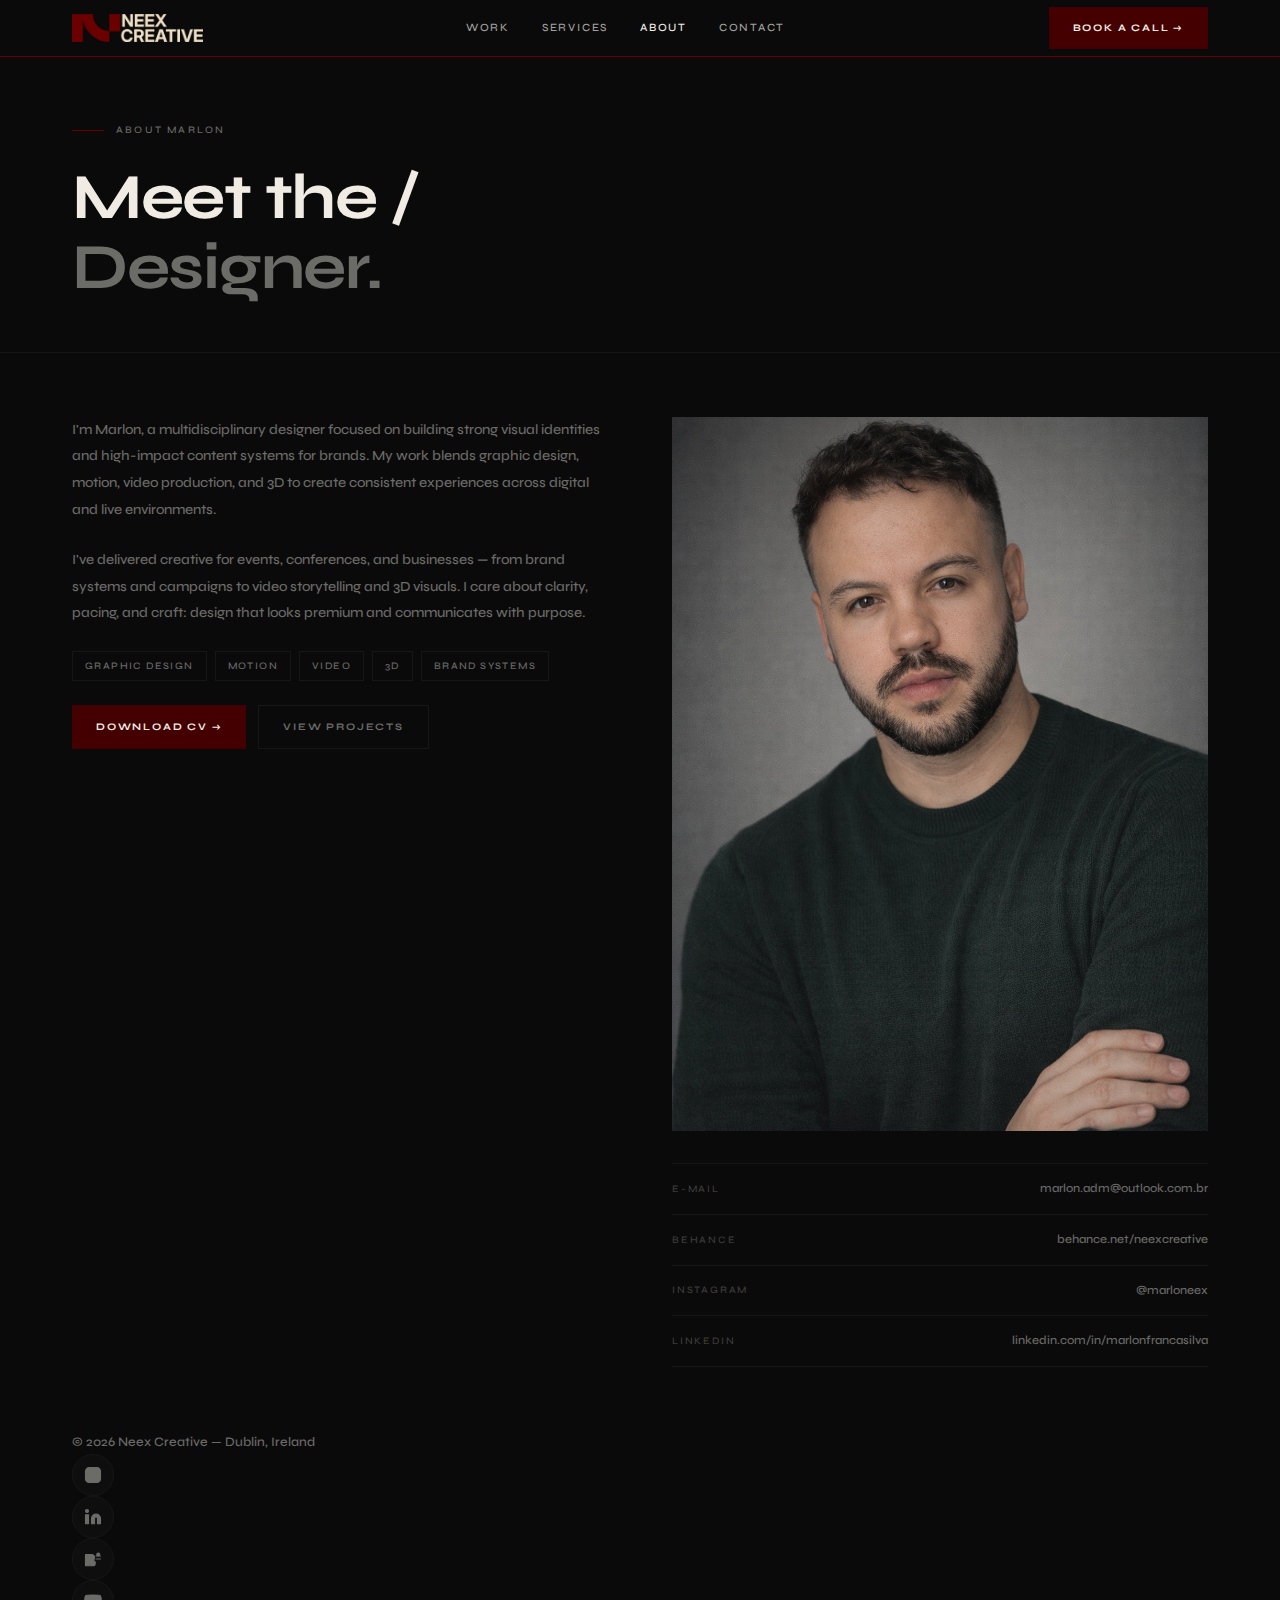
<file: about.html>
<!DOCTYPE html>
<html lang="en">
<head>
  <meta charset="UTF-8" />
  <meta name="viewport" content="width=device-width, initial-scale=1.0" />

  <!-- SEO -->
  <title>About — Neex Creative</title>
  <meta name="description" content="Marlon Franca is a multidisciplinary designer based in Dublin — brand identity, motion, video, and 3D design." />
  <meta name="robots" content="index, follow" />
  <link rel="canonical" href="https://www.neexcreative.com/about.html" />

  <!-- Open Graph -->
  <meta property="og:type" content="website" />
  <meta property="og:url" content="https://www.neexcreative.com/about.html" />
  <meta property="og:title" content="About — Neex Creative" />
  <meta property="og:description" content="Marlon Franca is a multidisciplinary designer based in Dublin — brand identity, motion, video, and 3D design." />
  <meta property="og:image" content="https://www.neexcreative.com/og-image.png" />

  <!-- Twitter Card -->
  <meta name="twitter:card" content="summary_large_image" />
  <meta name="twitter:url" content="https://www.neexcreative.com/about.html" />
  <meta name="twitter:title" content="About — Neex Creative" />
  <meta name="twitter:description" content="Marlon Franca is a multidisciplinary designer based in Dublin — brand identity, motion, video, and 3D design." />
  <meta name="twitter:image" content="https://www.neexcreative.com/og-image.png" />

  <!-- Favicons -->
  <link rel="icon" type="image/x-icon" href="favicon.ico" />
  <link rel="icon" type="image/png" sizes="32x32" href="assets/icons/favicon-32x32.png" />
  <link rel="icon" type="image/png" sizes="16x16" href="assets/icons/favicon-16x16.png" />
  <link rel="apple-touch-icon" href="assets/icons/apple-touch-icon.png" />
  <link rel="manifest" href="assets/icons/site.webmanifest" />

  <!-- Font: Syne -->
  <link rel="preconnect" href="https://fonts.googleapis.com" />
  <link rel="preconnect" href="https://fonts.gstatic.com" crossorigin />
  <link href="https://fonts.googleapis.com/css2?family=Syne:wght@400;500&display=swap" rel="stylesheet" />

  <!-- Stylesheet -->
  <link rel="stylesheet" href="assets/css/style.css" />
</head>
<body>

  <!-- ── NAV ────────────────────────────────────── -->
  <nav class="nav">
    <div class="nav-inner">
      <a href="index.html" class="nav-logo">
        <img src="assets/img/logo.png" alt="Neex Creative" class="nav-logo-img" />
      </a>

      <div class="nav-links">
        <a href="index.html#work">Work</a>
        <a href="index.html#services">Services</a>
        <a href="about.html" class="active">About</a>
        <a href="index.html#contact">Contact</a>
      </div>

      <div class="nav-cta">
        <a href="book.html" class="btn-red">Book a Call →</a>
      </div>

      <button class="nav-hamburger" aria-label="Toggle menu">
        <span></span>
        <span></span>
        <span></span>
      </button>
    </div>
    <div class="red-line"></div>
  </nav>

  <!-- ── PAGE HERO ──────────────────────────────── -->
  <div class="page-hero">
    <div class="container">
      <div class="page-kicker">About Marlon</div>
      <h1 class="reveal">
        Meet the /<br>
        <span style="color: var(--sub);">Designer.</span>
      </h1>
    </div>
  </div>

  <!-- ── ABOUT GRID ──────────────────────────────── -->
  <div class="container">
    <div class="about-grid reveal">

      <!-- Left Column -->
      <div class="about-left">
        <p>
          I'm Marlon, a multidisciplinary designer focused on building strong visual identities and high-impact content systems for brands. My work blends graphic design, motion, video production, and 3D to create consistent experiences across digital and live environments.
        </p>
        <p>
          I've delivered creative for events, conferences, and businesses — from brand systems and campaigns to video storytelling and 3D visuals. I care about clarity, pacing, and craft: design that looks premium and communicates with purpose.
        </p>

        <div class="about-tags">
          <span class="tag">Graphic Design</span>
          <span class="tag">Motion</span>
          <span class="tag">Video</span>
          <span class="tag">3D</span>
          <span class="tag">Brand Systems</span>
        </div>

        <div class="about-actions">
          <a href="assets/docs/Resume-MarlonFranca2026.pdf" class="btn-red" target="_blank" rel="noopener">Download CV →</a>
          <a href="index.html#work" class="btn-ghost">View Projects</a>
        </div>
      </div>

      <!-- Right Column -->
      <div class="about-right">
        <img class="about-photo" src="assets/img/marlon.png" alt="Marlon Franca — Designer" />

        <div class="about-contacts">
          <div class="about-contact-item">
            <span class="contact-label">E-mail</span>
            <a class="contact-link" href="mailto:marlon.adm@outlook.com.br">marlon.adm@outlook.com.br</a>
          </div>
          <div class="about-contact-item">
            <span class="contact-label">Behance</span>
            <a class="contact-link" href="https://www.behance.net/neexcreative" target="_blank" rel="noopener">behance.net/neexcreative</a>
          </div>
          <div class="about-contact-item">
            <span class="contact-label">Instagram</span>
            <a class="contact-link" href="https://www.instagram.com/marloneex/" target="_blank" rel="noopener">@marloneex</a>
          </div>
          <div class="about-contact-item">
            <span class="contact-label">LinkedIn</span>
            <a class="contact-link" href="https://www.linkedin.com/in/marlonfrancasilva/" target="_blank" rel="noopener">linkedin.com/in/marlonfrancasilva</a>
          </div>
        </div>
      </div>

    </div>
  </div>

  <!-- ── FOOTER ─────────────────────────────────── -->
  <footer>
    <div class="container">
      <div class="footer-inner">
        <span class="footer-copy">© <span class="year"></span> Neex Creative — Dublin, Ireland</span>
        <div class="footer-socials">

          <!-- Instagram -->
          <a class="social-icon" href="https://www.instagram.com/neexcreative/" target="_blank" rel="noopener" aria-label="Instagram">
            <svg width="16" height="16" viewBox="0 0 24 24" fill="none" stroke="currentColor" stroke-width="1.5" stroke-linecap="round" stroke-linejoin="round">
              <rect x="2" y="2" width="20" height="20" rx="5" ry="5"/>
              <circle cx="12" cy="12" r="4"/>
              <circle cx="17.5" cy="6.5" r="0.5" fill="currentColor" stroke="none"/>
            </svg>
          </a>

          <!-- LinkedIn -->
          <a class="social-icon" href="https://www.linkedin.com/company/neexcreative/" target="_blank" rel="noopener" aria-label="LinkedIn">
            <svg width="16" height="16" viewBox="0 0 24 24" fill="none" stroke="currentColor" stroke-width="1.5" stroke-linecap="round" stroke-linejoin="round">
              <path d="M16 8a6 6 0 0 1 6 6v7h-4v-7a2 2 0 0 0-2-2 2 2 0 0 0-2 2v7h-4v-7a6 6 0 0 1 6-6z"/>
              <rect x="2" y="9" width="4" height="12"/>
              <circle cx="4" cy="4" r="2"/>
            </svg>
          </a>

          <!-- Behance -->
          <a class="social-icon" href="https://www.behance.net/neexcreative" target="_blank" rel="noopener" aria-label="Behance">
            <svg width="16" height="16" viewBox="0 0 24 24" fill="none" stroke="currentColor" stroke-width="1.5" stroke-linecap="round" stroke-linejoin="round">
              <path d="M2 6h8a4 4 0 0 1 0 8H2z"/>
              <path d="M2 14h9.5a3.5 3.5 0 0 1 0 7H2z"/>
              <path d="M16 8h6M16 12h6"/>
              <circle cx="19" cy="6" r="2"/>
            </svg>
          </a>

          <!-- YouTube -->
          <a class="social-icon" href="https://www.youtube.com/@marloneex" target="_blank" rel="noopener" aria-label="YouTube">
            <svg width="16" height="16" viewBox="0 0 24 24" fill="none" stroke="currentColor" stroke-width="1.5" stroke-linecap="round" stroke-linejoin="round">
              <path d="M22.54 6.42a2.78 2.78 0 0 0-1.95-1.97C18.88 4 12 4 12 4s-6.88 0-8.59.45A2.78 2.78 0 0 0 1.46 6.42 29 29 0 0 0 1 12a29 29 0 0 0 .46 5.58 2.78 2.78 0 0 0 1.95 1.97C5.12 20 12 20 12 20s6.88 0 8.59-.45a2.78 2.78 0 0 0 1.95-1.97A29 29 0 0 0 23 12a29 29 0 0 0-.46-5.58z"/>
              <polygon points="9.75 15.02 15.5 12 9.75 8.98 9.75 15.02"/>
            </svg>
          </a>

        </div>
      </div>
    </div>
  </footer>

  <script src="assets/js/main.js" defer></script>
</body>
</html>
</file>
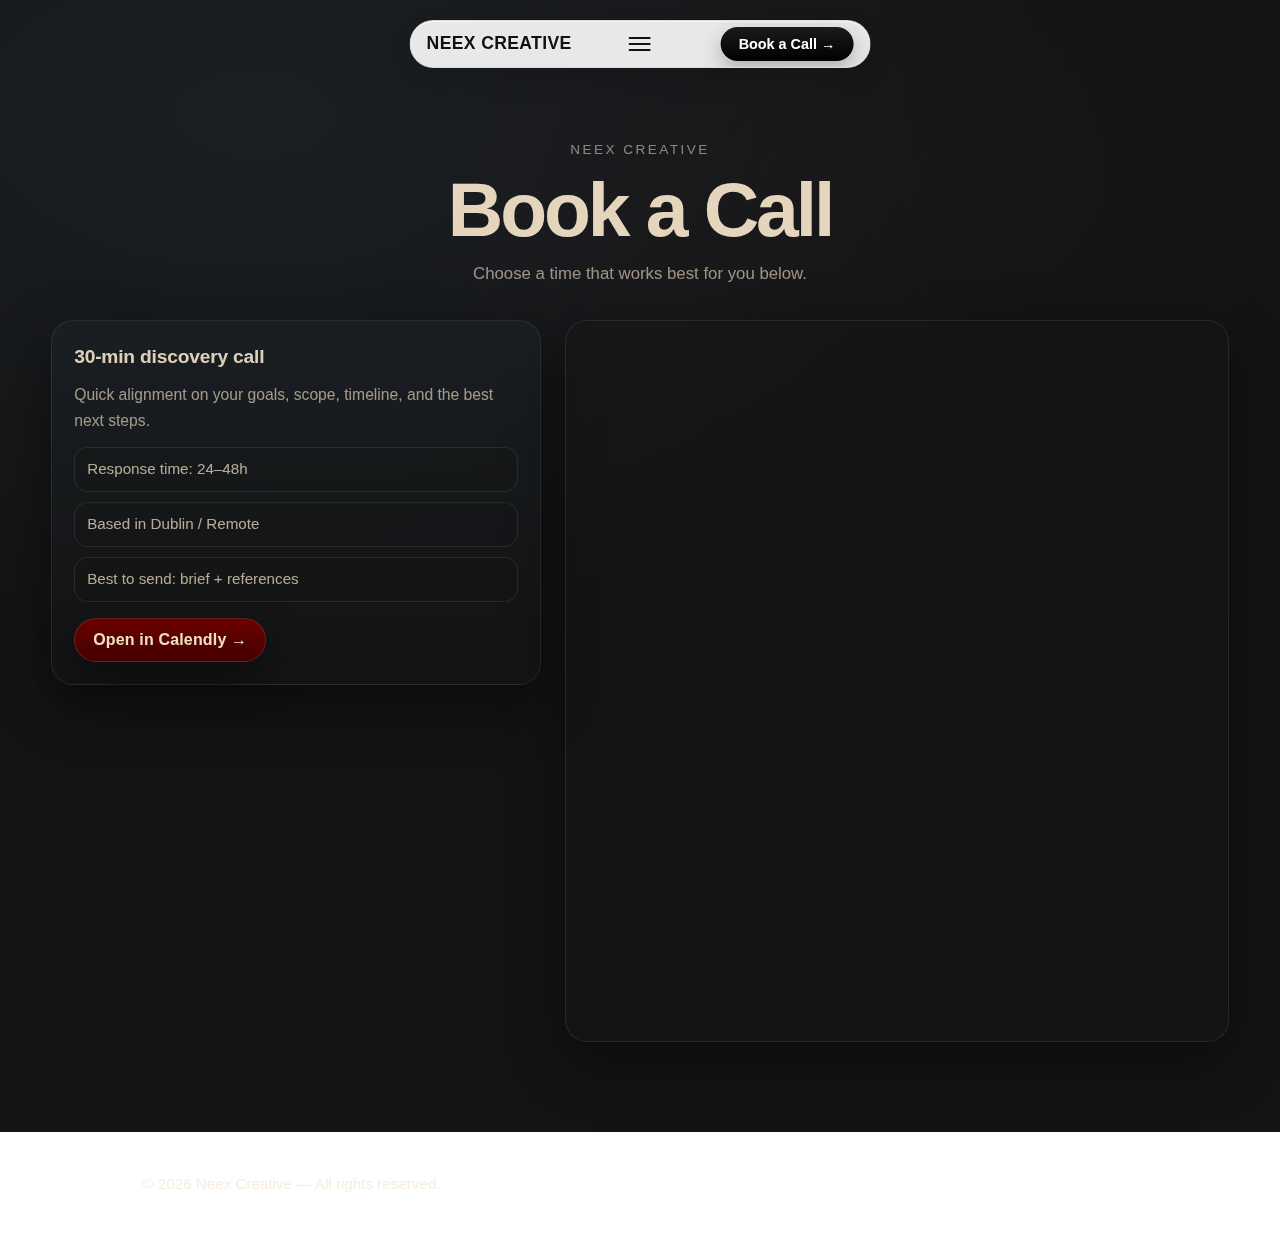
<file: book.html>
<!DOCTYPE html>
<html lang="en">
<head>
  <meta charset="UTF-8" />
  <meta name="viewport" content="width=device-width, initial-scale=1" />
  <title>Book a Call — Neex Creative</title>
  <meta name="description" content="Book a 30-minute discovery call with Neex Creative." />
  <link rel="stylesheet" href="style.css">

    <!-- Favicons -->
  <link rel="icon" href="/favicon.ico" sizes="any">
  <link rel="icon" type="image/png" sizes="32x32" href="/Assets/icons/favicon-32x32.png">
  <link rel="icon" type="image/png" sizes="16x16" href="/Assets/icons/favicon-16x16.png">
  <link rel="apple-touch-icon" href="/Assets/icons/apple-touch-icon.png">
  <link rel="manifest" href="/Assets/icons/site.webmanifest">
</head>
<body>

  <!-- Navbar será injetada aqui pelo navbar-loader.js -->
  <div id="navbar"></div>

  <section class="book-page">
    <div class="book-container">

      <header class="book-header">
        <p class="book-kicker">NEEX CREATIVE</p>
        <h1 class="book-title">Book a Call</h1>
        <p class="book-subtitle">Choose a time that works best for you below.</p>
      </header>

      <div class="book-grid">
        <!-- Left -->
        <div class="book-left">
          <div class="book-card">
            <h2 class="book-card-title">30-min discovery call</h2>
            <p class="book-card-text">
              Quick alignment on your goals, scope, timeline, and the best next steps.
            </p>

            <ul class="book-bullets">
              <li>Response time: 24–48h</li>
              <li>Based in Dublin / Remote</li>
              <li>Best to send: brief + references</li>
            </ul>

            <div class="book-actions">
              <a class="book-btn" href="https://calendly.com/neexcreative/30min" target="_blank" rel="noopener noreferrer">
                Open in Calendly →
              </a>
            </div>
          </div>
        </div>

        <!-- Right -->
        <div class="book-right">
          <div class="book-embed">
            <div
              class="calendly-inline-widget"
              data-url="https://calendly.com/neexcreative/30min"
              style="min-width:320px;height:720px;">
            </div>
          </div>
        </div>
      </div>

    </div>
  </section>

  <!-- Calendly script -->
  <script src="https://assets.calendly.com/assets/external/widget.js" async></script>

  <!-- ===== FOOTER ===== -->
  <footer>
    <div class="container foot">
      © <span id="year"></span> Neex Creative — All rights reserved.
    </div>
  </footer>

  <script src="navbar-loader.js" defer></script>
  <script src="script.js" defer></script>
</body>
</html>
</file>
<file: assets/css/style.css>
/* ===================================================
   NEEX CREATIVE — Global Stylesheet
   Font: Syne (Google Fonts) — weights 400 & 500 only
   =================================================== */

@import url('https://fonts.googleapis.com/css2?family=Inter:wght@400;500;600;700&family=Syne:wght@400;500&display=swap');

/* ── VARIABLES ──────────────────────────────────── */
:root {
  --bg:        #0a0a0a;
  --surface:   #111110;
  --border:    #161615;
  --red:       #440000;      /* buttons */
  --red-brand: #6B0000;      /* text accents & details */
  --cream:     #f0ece4;
  --mid:       #3d3d3b;
  --sub:       #6b6b68;
}

/* ── RESET ──────────────────────────────────────── */
*, *::before, *::after {
  box-sizing: border-box;
  margin: 0;
  padding: 0;
}

html {
  scroll-behavior: smooth;
}

body {
  font-family: 'Syne', sans-serif;
  font-weight: 500;
  font-size: 13px;
  line-height: 1.8;
  color: var(--sub);
  background: var(--bg);
  -webkit-font-smoothing: antialiased;
}

img {
  display: block;
  max-width: 100%;
}

a {
  color: inherit;
  text-decoration: none;
}

ul, ol {
  list-style: none;
}

/* ── TYPOGRAPHY ─────────────────────────────────── */
h1, h2, h3, h4 {
  font-weight: 700;
  letter-spacing: -0.02em;
  color: var(--cream);
  line-height: 1.1;
}

/* ── CONTAINER ──────────────────────────────────── */
.container {
  width: 100%;
  max-width: 1200px;
  margin: 0 auto;
  padding: 0 32px;
}

/* ── BUTTONS ────────────────────────────────────── */
.btn-red,
.btn-ghost {
  display: inline-flex;
  align-items: center;
  gap: 6px;
  font-family: 'Syne', sans-serif;
  font-size: 10px;
  font-weight: 700;
  letter-spacing: 0.18em;
  text-transform: uppercase;
  padding: 12px 24px;
  border: none;
  cursor: pointer;
  transition: opacity 0.2s, border-color 0.2s, color 0.2s;
  white-space: nowrap;
}

.btn-red {
  background: var(--red);
  color: var(--cream);
}

.btn-red:hover {
  opacity: 0.85;
}

.btn-ghost {
  background: none;
  border: 1px solid var(--border);
  color: var(--sub);
}

.btn-ghost:hover {
  border-color: var(--mid);
  color: var(--cream);
}

/* ── DIVIDERS ───────────────────────────────────── */
.red-line {
  width: 100%;
  height: 1px;
  background: var(--red-brand);
}

.red-divider {
  width: 100%;
  height: 1px;
  background: linear-gradient(to right, var(--red) 0%, var(--border) 80px);
}

/* ── SCROLL REVEAL ──────────────────────────────── */
.reveal {
  opacity: 0;
  transform: translateY(24px);
  transition: opacity 0.65s ease, transform 0.65s ease;
}

.reveal.visible {
  opacity: 1;
  transform: translateY(0);
}

/* ── NAVIGATION ─────────────────────────────────── */
.nav {
  position: sticky;
  top: 0;
  z-index: 100;
  background: var(--bg);
}

.nav-inner {
  display: flex;
  align-items: center;
  justify-content: space-between;
  width: 100%;
  max-width: 1200px;
  margin: 0 auto;
  height: 56px;
  padding: 0 32px;
}

/* Logo — image only, no text styles */
.nav-logo {
  display: flex;
  align-items: center;
}

.nav-logo-img {
  height: 28px;
  width: auto;
  display: block;
  object-fit: contain;
}

.nav-links {
  display: flex;
  align-items: center;
  gap: 32px;
}

.nav-links a {
  font-size: 11px;
  letter-spacing: 0.16em;
  text-transform: uppercase;
  color: #a0a09c;
  transition: color 0.2s;
}

.nav-links a:hover,
.nav-links a.active {
  color: var(--cream);
}

.nav-cta {
  display: flex;
  align-items: center;
}

.nav-hamburger {
  display: none;
  flex-direction: column;
  gap: 5px;
  cursor: pointer;
  padding: 4px;
  background: none;
  border: none;
}

.nav-hamburger span {
  display: block;
  width: 20px;
  height: 1px;
  background: var(--cream);
  transition: transform 0.3s, opacity 0.3s;
}

/* ── HERO ───────────────────────────────────────── */
.hero {
  position: relative;
  padding: 88px 0 56px;
  border-bottom: 1px solid var(--border);
  overflow: hidden;
  min-height: 45vh;
  display: flex;
  flex-direction: column;
  justify-content: flex-end;
}

.hero-bg {
  position: absolute;
  inset: 0;
  background-image: url('../img/hero-bg.png');
  background-size: cover;
  background-position: center;
  background-repeat: no-repeat;
  z-index: 0;
}

.hero-overlay {
  position: absolute;
  inset: 0;
  background: linear-gradient(
    to bottom,
    rgba(10, 10, 10, 0.30) 0%,
    rgba(10, 10, 10, 0.50) 60%,
    rgba(10, 10, 10, 0.70) 100%
  );
  z-index: 1;
}

.hero-content {
  position: relative;
  z-index: 2;
}

.hero-label {
  display: flex;
  align-items: center;
  gap: 12px;
  font-size: 10px;
  letter-spacing: 0.22em;
  text-transform: uppercase;
  color: var(--sub);
  margin-bottom: 32px;
}

.hero-label::before {
  content: '';
  display: block;
  width: 32px;
  height: 1px;
  background: var(--red-brand);
  flex-shrink: 0;
}

.hero-h {
  font-size: clamp(36px, 6vw, 72px);
  margin-bottom: 48px;
}

.red-word {
  color: var(--red-brand);
}

.hero-bottom {
  display: flex;
  align-items: flex-end;
  justify-content: space-between;
  gap: 32px;
}

.hero-desc {
  font-size: 14px;
  line-height: 1.8;
  color: #b0aca4;
  max-width: 400px;
}

.hero-actions {
  display: flex;
  align-items: center;
  gap: 12px;
  flex-shrink: 0;
}

/* ── TICKER ─────────────────────────────────────── */
.ticker {
  overflow: hidden;
  padding: 12px 0;
  border-bottom: 1px solid var(--border);
  position: relative;
  background: linear-gradient(to right,#500307, #440000, #500307);
}

.ticker::before,
.ticker::after {
  display: none;
}

.ticker-track {
  display: flex;
  white-space: nowrap;
  animation: ticker 30s linear infinite;
}

.ticker-track:hover {
  animation-play-state: paused;
}

.t-item {
  font-size: 9px;
  letter-spacing: 0.22em;
  text-transform: uppercase;
  color: rgba(240, 236, 228, 0.7);
  padding: 0 24px;
  flex-shrink: 0;
}

.t-dot {
  color: rgba(240, 236, 228, 0.35);
  flex-shrink: 0;
  font-size: 8px;
  line-height: 1.55;
  align-self: center;
}

@keyframes ticker {
  0%   { transform: translateX(0); }
  100% { transform: translateX(-50%); }
}

/* ── SECTION HEADERS ────────────────────────────── */
.row-head {
  display: flex;
  align-items: center;
  justify-content: space-between;
  margin-bottom: 40px;
}

.section-tag {
  font-size: 10px;
  letter-spacing: 0.22em;
  text-transform: uppercase;
  color: var(--sub);
}

.section-link {
  font-size: 10px;
  letter-spacing: 0.18em;
  text-transform: uppercase;
  color: var(--red-brand);
  transition: opacity 0.2s;
}

.proj-section .section-link {
  display: inline-flex;
  align-items: center;
  justify-content: center;
  min-height: 42px;
  padding: 0 18px;
  border: 1px solid rgba(240, 236, 228, 0.16);
  background: var(--cream);
  color: var(--bg);
}

.section-link:hover {
  opacity: 0.7;
}

/* ── PROJECTS ───────────────────────────────────── */
.proj-section {
  padding: 80px 0;
}

.proj-columns {
  display: grid;
  grid-template-columns: 1fr 1px 1fr;
  gap: 0 32px;
}

.proj-divider {
  background: var(--border);
  width: 1px;
}

.proj-col .proj-row:first-child {
  border-top: 1px solid var(--border);
}

.proj-row {
  display: grid;
  grid-template-columns: 40px 1fr auto auto;
  align-items: center;
  gap: 24px;
  padding: 26px 0;
  border-bottom: 1px solid var(--border);
  cursor: pointer;
  transition: background 0.2s;
  text-decoration: none;
}

.proj-row:hover {
  background: var(--surface);
}

.proj-num {
  font-size: 10px;
  letter-spacing: 0.18em;
  color: var(--mid);
}

.proj-info {
  display: flex;
  align-items: center;
  gap: 16px;
}

.proj-thumb {
  width: 120px;
  height: 76px;
  object-fit: cover;
  opacity: 0.86;
  transition: opacity 0.2s, transform 0.2s;
  flex-shrink: 0;
}

.proj-row:hover .proj-thumb {
  opacity: 1;
  transform: scale(1.02);
}

.proj-details {
  display: flex;
  flex-direction: column;
  gap: 2px;
}

.proj-name {
  font-size: 17px;
  color: var(--cream);
  transition: color 0.2s;
}

.proj-row:hover .proj-name {
  color: var(--red);
}

.proj-cat {
  font-size: 10px;
  letter-spacing: 0.14em;
  text-transform: uppercase;
  color: var(--sub);
}

.proj-year {
  font-size: 10px;
  letter-spacing: 0.14em;
  color: var(--mid);
}

.proj-arrow {
  font-size: 16px;
  color: var(--mid);
  transition: color 0.2s, transform 0.2s;
}

.proj-row:hover .proj-arrow {
  color: var(--red);
  transform: translate(2px, -2px);
}

/* ── SERVICES ───────────────────────────────────── */
.services {
  padding: 80px 0;
  border-top: 1px solid var(--border);
  background:
    radial-gradient(circle at top left, rgba(107, 0, 0, 0.14), transparent 34%),
    linear-gradient(180deg, rgba(255, 255, 255, 0.01) 0%, rgba(255, 255, 255, 0) 100%);
}

.svc-list {
  margin-top: 0;
  display: grid;
  grid-template-columns: repeat(5, minmax(0, 1fr));
  gap: 18px;
}

.svc-row {
  position: relative;
  display: grid;
  grid-template-columns: 1fr;
  grid-template-rows: auto 1fr auto;
  align-items: start;
  gap: 28px;
  min-height: 100%;
  padding: 28px 24px 24px;
  border: 1px solid var(--border);
  background:
    linear-gradient(180deg, rgba(255, 255, 255, 0.035) 0%, rgba(255, 255, 255, 0.012) 100%),
    #0c0c0c;
  box-shadow: inset 0 1px 0 rgba(255, 255, 255, 0.03);
  transition: background 0.25s, border-color 0.25s, transform 0.25s, box-shadow 0.25s;
  cursor: default;
  overflow: hidden;
}

.svc-row:first-child {
  border-top: 1px solid var(--border);
}

.svc-row::before {
  content: '';
  position: absolute;
  inset: 0 0 auto 0;
  height: 2px;
  background: linear-gradient(90deg, var(--red-brand) 0%, rgba(107, 0, 0, 0.12) 100%);
  opacity: 0.8;
}

.svc-row::after {
  content: '';
  position: absolute;
  right: -32px;
  bottom: -40px;
  width: 120px;
  height: 120px;
  border-radius: 50%;
  background: radial-gradient(circle, rgba(107, 0, 0, 0.22) 0%, rgba(107, 0, 0, 0) 72%);
  opacity: 0;
  transition: opacity 0.25s;
}

.svc-row:hover {
  background:
    linear-gradient(180deg, rgba(107, 0, 0, 0.14) 0%, rgba(255, 255, 255, 0.02) 100%),
    #101010;
  border-color: rgba(107, 0, 0, 0.45);
  transform: translateY(-4px);
  box-shadow: 0 18px 34px rgba(0, 0, 0, 0.28);
}

.svc-row:hover .svc-big-num {
  color: var(--red-brand);
}

.svc-row:hover .svc-name {
  color: var(--cream);
}

.svc-big-num {
  font-family: 'Inter', sans-serif;
  font-size: 18px;
  font-weight: 700;
  color: rgba(240, 236, 228, 0.2);
  letter-spacing: 0.08em;
  line-height: 1;
  transition: color 0.3s, transform 0.3s;
}

.svc-main {
  display: flex;
  flex-direction: column;
  gap: 14px;
}

.svc-name {
  font-family: 'Inter', sans-serif;
  font-size: clamp(22px, 1.7vw, 28px);
  font-weight: 600;
  line-height: 1.12;
  color: var(--cream);
  transition: color 0.3s;
  letter-spacing: -0.03em;
}

.svc-body {
  font-family: 'Inter', sans-serif;
  font-size: 14px;
  line-height: 1.7;
  color: #a39f97;
  max-width: none;
}

.svc-label {
  font-family: 'Inter', sans-serif;
  font-size: 10px;
  font-weight: 600;
  letter-spacing: 0.22em;
  text-transform: uppercase;
  color: #cbc4ba;
  text-align: left;
  border: 1px solid rgba(240, 236, 228, 0.08);
  background: rgba(255, 255, 255, 0.02);
  padding: 10px 14px;
  align-self: start;
  justify-self: start;
  white-space: nowrap;
}

.svc-row:hover::after {
  opacity: 1;
}

.svc-row:hover .svc-big-num {
  transform: translateX(2px);
}

/* ── CONTACT ────────────────────────────────────── */
.contact {
  padding: 100px 40px 80px;
  border-top: 1px solid var(--border);
  border-bottom: 1px solid var(--border);
  position: relative;
  overflow: hidden;
}

.contact-shapes {
  position: absolute;
  inset: 0;
  pointer-events: none;
  z-index: 0;
}

.shape {
  position: absolute;
}

.shape-circle {
  width: 320px;
  height: 320px;
  right: 8%;
  top: 50%;
  transform: translateY(-50%);
  opacity: 0.6;
}

.shape-line-h {
  width: 300px;
  right: 18%;
  top: 30%;
  opacity: 0.4;
}

.shape-cross {
  width: 48px;
  height: 48px;
  right: 6%;
  top: 20%;
  opacity: 0.5;
}

.contact-content {
  position: relative;
  z-index: 1;
  display: flex;
  flex-direction: column;
  gap: 48px;
}

.contact-h {
  font-size: clamp(40px, 5vw, 64px);
  font-weight: 400;
  letter-spacing: -0.02em;
  line-height: 1.05;
}

.contact-h i {
  font-style: normal;
  color: var(--sub);
}

.contact-row {
  display: flex;
  justify-content: space-between;
  align-items: flex-end;
  gap: 40px;
}

.contact-intro {
  display: flex;
  flex-direction: column;
  align-items: flex-start;
  gap: 14px;
}

.contact-note {
  font-size: 10px;
  letter-spacing: 0.16em;
  text-transform: uppercase;
  color: var(--sub);
  margin-bottom: 8px;
}

.contact-email {
  font-size: 22px;
  font-weight: 500;
  color: var(--cream);
  border-bottom: 1px solid var(--red-brand);
  padding-bottom: 3px;
  display: inline-block;
  transition: opacity 0.2s;
}

.contact-email:hover {
  opacity: 0.7;
}

.contact-designer {
  display: inline-flex;
  align-items: center;
  font-size: 10px;
  letter-spacing: 0.18em;
  text-transform: uppercase;
  color: var(--sub);
  border-bottom: 1px solid var(--border);
  padding-bottom: 4px;
  transition: color 0.2s, border-color 0.2s;
}

.contact-designer:hover {
  color: var(--cream);
  border-color: var(--red-brand);
}

.contact-actions {
  display: flex;
  gap: 12px;
  align-items: center;
  flex-shrink: 0;
}

/* ── FOOTER ─────────────────────────────────────── */
.foot {
  width: 100%;
  max-width: 1200px;
  margin: 0 auto;
  padding: 24px 32px;
  display: grid;
  grid-template-columns: 1fr auto;
  align-items: center;
  gap: 32px;
  border-top: 1px solid var(--border);
}

.foot-l {
  font-size: 11px;
  letter-spacing: 0.08em;
  color: var(--mid);
}

.foot-designer {
  display: none;
}

.foot-designer:hover {
  color: var(--red-brand);
}

.foot-socials {
  display: flex;
  align-items: center;
  justify-content: flex-end;
  gap: 10px;
}

.social-icon {
  display: flex;
  align-items: center;
  justify-content: center;
  width: 42px;
  height: 42px;
  border-radius: 999px;
  border: 1px solid var(--border);
  background: rgba(255, 255, 255, 0.02);
  transition: border-color 0.2s, background 0.2s, transform 0.2s;
}

.social-icon:hover {
  border-color: rgba(240, 236, 228, 0.2);
  background: var(--cream);
  transform: translateY(-2px);
}

.social-icon svg {
  width: 18px;
  height: 18px;
  stroke: var(--sub);
  fill: var(--sub);
  transition: stroke 0.2s, fill 0.2s;
}

.social-icon:hover svg {
  stroke: var(--bg);
  fill: var(--bg);
}

/* ── ABOUT PAGE ─────────────────────────────────── */
.page-hero {
  padding: 64px 0 48px;
  border-bottom: 1px solid var(--border);
}

.page-kicker {
  display: flex;
  align-items: center;
  gap: 12px;
  font-size: 10px;
  letter-spacing: 0.22em;
  text-transform: uppercase;
  color: var(--sub);
  margin-bottom: 24px;
}

.page-kicker::before {
  content: '';
  display: block;
  width: 32px;
  height: 1px;
  background: var(--red-brand);
  flex-shrink: 0;
}

.page-hero h1 {
  font-size: clamp(32px, 5vw, 64px);
}

.about-grid {
  display: grid;
  grid-template-columns: 1fr 1fr;
  gap: 64px;
  padding: 64px 0;
}

.about-left {
  display: flex;
  flex-direction: column;
  gap: 24px;
}

.about-left p {
  font-size: 14px;
  line-height: 1.9;
  color: var(--sub);
}

.about-tags {
  display: flex;
  flex-wrap: wrap;
  gap: 8px;
}

.tag {
  font-size: 10px;
  letter-spacing: 0.14em;
  text-transform: uppercase;
  color: var(--sub);
  border: 1px solid var(--border);
  padding: 5px 12px;
}

.about-actions {
  display: flex;
  gap: 12px;
  flex-wrap: wrap;
}

.about-right {
  display: flex;
  flex-direction: column;
  gap: 32px;
}

.about-photo {
  width: 100%;
  aspect-ratio: 3 / 4;
  object-fit: cover;
}

.about-contacts {
  display: flex;
  flex-direction: column;
}

.about-contact-item {
  display: flex;
  align-items: center;
  justify-content: space-between;
  padding: 14px 0;
  border-bottom: 1px solid var(--border);
}

.about-contact-item:first-child {
  border-top: 1px solid var(--border);
}

.contact-label {
  font-size: 10px;
  letter-spacing: 0.18em;
  text-transform: uppercase;
  color: var(--mid);
}

.contact-link {
  font-size: 12px;
  color: var(--sub);
  transition: color 0.2s;
}

.contact-link:hover {
  color: var(--cream);
}

/* ── BOOK PAGE ──────────────────────────────────── */
.book-page {
  padding: 64px 0 80px;
}

.book-grid {
  display: grid;
  grid-template-columns: 1fr 1.6fr;
  gap: 48px;
  align-items: start;
}

.book-card {
  background: var(--surface);
  border: 1px solid var(--border);
  padding: 40px;
  display: flex;
  flex-direction: column;
  gap: 20px;
}

.book-card-kicker {
  font-size: 10px;
  letter-spacing: 0.22em;
  text-transform: uppercase;
  color: var(--red-brand);
}

.book-card h2 {
  font-size: 28px;
}

.book-card p {
  font-size: 13px;
  line-height: 1.8;
  color: var(--sub);
}

.book-card-meta {
  display: flex;
  flex-direction: column;
  gap: 8px;
  padding-top: 8px;
  border-top: 1px solid var(--border);
}

.book-meta-item {
  display: flex;
  align-items: center;
  gap: 8px;
  font-size: 11px;
  letter-spacing: 0.1em;
  text-transform: uppercase;
  color: var(--mid);
}

.book-meta-item::before {
  content: '—';
  color: var(--red-brand);
}

.book-embed {
  min-height: 600px;
  background: var(--surface);
  border: 1px solid var(--border);
}

/* ── RESPONSIVE ─────────────────────────────────── */
@media (max-width: 768px) {
  .container {
    padding: 0 20px;
  }

  /* Nav */
  .nav-inner {
    padding: 0 20px;
  }

  .nav-links {
    display: none;
    position: absolute;
    top: 57px;
    left: 0;
    right: 0;
    background: var(--bg);
    border-bottom: 1px solid var(--border);
    flex-direction: column;
    align-items: flex-start;
    gap: 0;
    padding: 8px 0;
    z-index: 99;
  }

  .nav-links.open {
    display: flex;
  }

  .nav-links a {
    padding: 12px 20px;
    width: 100%;
  }

  .nav-cta {
    display: none;
  }

  .nav-hamburger {
    display: flex;
  }

  /* Hero */
  .hero {
    padding: 64px 0 40px;
    min-height: 40vh;
  }

  .hero-h {
    font-size: clamp(28px, 9vw, 48px);
    margin-bottom: 32px;
  }

  .hero-bottom {
    flex-direction: column;
    align-items: flex-start;
  }

  .hero-actions {
    flex-direction: column;
    width: 100%;
  }

  .hero-actions .btn-red,
  .hero-actions .btn-ghost {
    width: 100%;
    justify-content: center;
  }

  /* Projects */
  .proj-section {
    padding: 48px 0;
  }

  .proj-columns {
    grid-template-columns: 1fr;
  }

  .proj-divider {
    display: none;
  }

  .proj-row {
    grid-template-columns: 32px 1fr auto;
    gap: 12px;
    padding: 16px 0;
  }

  .proj-year {
    display: none;
  }

  .proj-thumb {
    width: 86px;
    height: 58px;
  }

  .proj-name {
    font-size: 14px;
  }

  /* Services */
  .services {
    padding: 48px 0;
  }

  .svc-list {
    grid-template-columns: repeat(2, minmax(0, 1fr));
    gap: 16px;
  }

  .svc-row {
    padding: 22px;
    gap: 20px;
  }

  .svc-name {
    font-size: 22px;
  }

  .svc-body {
    font-size: 13px;
  }

  .svc-label {
    display: inline-flex;
  }

  .svc-big-num {
    font-size: 32px;
  }

  /* Contact */
  .contact {
    padding: 60px 20px 48px;
  }

  .contact-row {
    flex-direction: column;
    align-items: flex-start;
  }

  .contact-actions {
    flex-direction: column;
    width: 100%;
  }

  .contact-actions .btn-red,
  .contact-actions .btn-ghost {
    width: 100%;
    justify-content: center;
  }

  .shape-circle {
    width: 200px;
    height: 200px;
    right: -5%;
  }

  .shape-line-h,
  .shape-cross {
    display: none;
  }

  /* Footer */
  .foot {
    padding: 20px;
    grid-template-columns: 1fr;
    gap: 16px;
  }

  .foot-socials {
    justify-content: flex-start;
  }

  /* About page */
  .about-grid {
    grid-template-columns: 1fr;
    gap: 40px;
    padding: 40px 0;
  }

  .about-right {
    order: -1;
  }

  .about-photo {
    aspect-ratio: 4 / 3;
  }

  /* Book page */
  .book-grid {
    grid-template-columns: 1fr;
  }
}
</file>
<file: style.css>
/* =========================================================
   NEEX CREATIVE — STYLE (CLEAN FULL)
   ========================================================= */

/* ===== ROOT VARIABLES ===== */
:root {
  --bg: #ffffff;
  --text: #0f1115;
  --muted: #5c5f66;
  --brand: #3E5F63;
  --line: rgba(15,17,21,0.08);
  --radius: 20px;

  --max: 1200px;
}

/* ===== RESET ===== */
* { box-sizing: border-box; margin: 0; padding: 0; }
html { scroll-behavior: smooth; }
body {
  font-family: 'Inter', sans-serif;
  background: var(--bg);
  color: var(--text);
  line-height: 1.5;
  overflow-x: hidden;
}

/* Qualquer imagem no site não cria “gap” */
img { display: block; max-width: 100%; }

/* Offset para âncoras não ficarem “escondidas” atrás da navbar */
#about, #projects, #services, #contact { scroll-margin-top: 110px; }

/* ===== UTILITIES / GLOBAL LAYOUT ===== */
.container {
  max-width: var(--max);
  margin: 0 auto;
  padding: 0 8vw;
}
@media (max-width: 640px) {
  .container { padding: 0 24px; }
}

/* ✅ MENOS ESPAÇAMENTO ENTRE SEÇÕES */
.section { padding: 80px 0; }
@media (max-width: 900px) {
  .section { padding: 60px 0; }
}

.section-title {
  font-size: clamp(2rem, 3.5vw, 3rem);
  letter-spacing: -0.02em;
  font-weight: 700;
  margin-bottom: 26px;
  color: #111;
}
.muted { color: var(--muted); }

/* =========================================================
   FLOATING NAVBAR
   ========================================================= */
.nav-floating {
  position: fixed;
  top: 20px;
  left: 50%;
  transform: translateX(-50%);
  z-index: 1000;
}

.nav-pill {
  display: flex;
  flex-direction: column;
  align-items: stretch;
  background: rgba(255, 255, 255, 0.9);
  backdrop-filter: blur(14px) saturate(1.25);
  -webkit-backdrop-filter: blur(14px) saturate(1.25);
  border: 1px solid rgba(0, 0, 0, 0.06);
  box-shadow: 0 10px 24px rgba(0, 0, 0, 0.12),
              inset 0 1px 0 rgba(255, 255, 255, 0.6);
  width: max(280px, 36vw);
  max-width: 520px;
  border-radius: 26px;
  padding: 6px 16px;
  transition: all 0.4s cubic-bezier(.22,.61,.36,1);
  overflow: hidden;
}

.nav-pill.expanded {
  padding-bottom: 24px;
  border-radius: 26px;
  box-shadow: 0 12px 36px rgba(0,0,0,0.15);
}

/* ===== NAVBAR CONTENT (GRID: logo / hamb / button) ===== */
.nav-header {
  display: grid;
  grid-template-columns: minmax(0, 1fr) auto minmax(0, 1fr);
  align-items: center;
  gap: 16px;
}

/* Logo */
.nav-logo {
  font-weight: 700;
  font-size: 1.1rem;
  color: #111;
  line-height: 1;
  justify-self: start;
  text-decoration: none;
  letter-spacing: 0.02em;
}

.nav-logo:visited{ color:#111; }
.nav-logo:hover{ opacity: .85; }

/* Container do hamb */
.nav-menu{
  justify-self: center;
  display: flex;
  align-items: center;
}

/* Hamburger */
.hamb {
  display: inline-flex;
  flex-direction: column;
  align-items: center;
  justify-content: center;
  gap: 4px;

  width: 42px;
  height: 34px;
  padding: 0;

  cursor: pointer;
  transition: all .3s ease;
  user-select: none;
  -webkit-tap-highlight-color: transparent;
}

.hamb:focus-visible{
  outline: 2px solid rgba(107,0,0,0.55);
  outline-offset: 3px;
  border-radius: 10px;
}

.hamb span {
  width: 22px;
  height: 2px;
  background: #111;
  border-radius: 2px;
  transition: all .3s ease;
  transform-origin: center;
}

/* Transform to X */
.nav-pill.expanded .hamb span:nth-child(1) {
  transform: rotate(45deg) translateY(6px);
}
.nav-pill.expanded .hamb span:nth-child(2) {
  opacity: 0;
}
.nav-pill.expanded .hamb span:nth-child(3) {
  transform: rotate(-45deg) translateY(-6px);
}

/* Book Button */
.btn-book {
  justify-self: end;
  background: linear-gradient(180deg, #1b1b1b, #000);
  color: #fff;

  padding: 0 18px;
  height: 34px;

  border-radius: 999px;
  text-decoration: none;
  font-weight: 600;
  font-size: 0.9rem;
  box-shadow: 0 8px 20px rgba(0, 0, 0, 0.25);
  transition: all 0.2s ease;

  display: inline-flex;
  align-items: center;
  justify-content: center;
  line-height: 1;

  -webkit-tap-highlight-color: transparent;
}

.btn-book:hover {
  transform: translateY(-1px);
  box-shadow: 0 12px 26px rgba(0, 0, 0, 0.3);
}

/* Dropdown Links */
.nav-links {
  display: flex;
  flex-direction: column;
  gap: 12px;
  align-items: flex-start;
  opacity: 0;
  max-height: 0;
  overflow: hidden;
  margin-top: 0px;
  padding-left: 4px;
  transition: all 0.4s ease;
}

.nav-pill.expanded .nav-links {
  opacity: 1;
  max-height: 260px;
  margin-top: 16px;
}

.nav-links a {
  color: #0f1115;
  text-decoration: none;
  font-weight: 600;
  font-size: 1.05rem;
  transition: color 0.2s ease;
}
.nav-links a:hover{
  color: #9b0707;
}
.nav-links a:focus-visible{
  outline: 2px solid rgba(107,0,0,0.55);
  outline-offset: 3px;
  border-radius: 10px;
}

.nav-links a.is-active{
  color: #9b0707;
}

/* Responsive Navbar */
@media (max-width: 640px) {
  .nav-pill {
    width: calc(100% - 24px);
    max-width: 420px;
  }
  .nav-logo { font-size: 1.1rem; }
  .btn-book { padding: 0 14px; font-size: .85rem; height: 32px; }
  .hamb { height: 32px; }
}

/* =========================================================
   HERO SECTION
   ========================================================= */
.hero {
  display: flex;
  align-items: center;
  justify-content: center;
  min-height: 100vh;
  text-align: center;
  background: url("img/billboard.png") center center/cover no-repeat;
  position: relative;
  color: #fff;
  padding: 0 24px;
  z-index: 0;
}

/* dark overlay for readability */
.hero::before {
  content: "";
  position: absolute;
  inset: 0;
  background: linear-gradient(180deg, rgba(0,0,0,0.35) 0%, rgba(0,0,0,0.45) 100%);
  z-index: 1;
}

.hero-inner {
  position: relative;
  z-index: 2;
  max-width: 800px;
  padding-top: 40px;
}

.headline {
  font-size: clamp(2.8rem, 7vw, 5rem);
  line-height: 1.1;
  font-weight: 800;
  margin-bottom: 40px;
}
.highlight { color: #fff; }
.fade { color: rgb(255, 255, 255); }

.hero-ctas {
  display: flex;
  justify-content: center;
  gap: 20px;
  flex-wrap: wrap;
}

/* Para páginas internas (book.html) */
.hero-copy {
  color: var(--muted);
  max-width: 720px;
  margin: 16px auto 0;
  padding: 0 24px;
}

/* =========================================================
   BUTTONS (GLOBAL)
   ========================================================= */
.btn {
  display: inline-block;
  padding: 14px 32px;
  border-radius: 999px;
  font-weight: 600;
  text-decoration: none;
  font-size: 1rem;
  transition: all 0.25s ease;
}

.btn-red {
  background: #6B0000;
  color: #fff;
  box-shadow: 0 8px 24px rgba(255, 0, 0, 0.3);
}
.btn-red:hover {
  background: #e00000;
  box-shadow: 0 12px 28px rgba(255, 0, 0, 0.4);
  transform: translateY(-2px);
}

.btn-light {
  background: rgba(255,255,255,0.85);
  color: #000;
  border: 1px solid rgba(255,255,255,0.3);
}
.btn-light:hover {
  background: #fff;
  transform: translateY(-2px);
}

.btn-primary {
  background: linear-gradient(180deg, #1c1c1c, #000);
  color: #fff;
  box-shadow: 0 8px 20px rgba(0,0,0,0.22);
}
.btn-primary:hover {
  transform: translateY(-2px);
  box-shadow: 0 12px 26px rgba(0,0,0,0.28);
}

/* =========================================================
   ABOUT SECTION — centered, clean, no clipping
   ========================================================= */

/* ✅ MENOS ESPAÇAMENTO NO ABOUT */
.about{ padding: 80px 0; }
@media (max-width: 900px){
  .about{ padding: 60px 0; }
}

.about-grid{
  width: min(1180px, 92vw);
  margin: 0 auto;
  display: grid;
  grid-template-columns: 1.05fr 0.95fr;
  gap: 48px;
  align-items: start;
}

.about-left{
  display: flex;
  flex-direction: column;
}

.about-title{
  font-size: clamp(2.2rem, 3.6vw, 3.35rem);
  font-weight: 650;
  line-height: 1.05;
  letter-spacing: -0.03em;
  color: #111;
  margin-bottom: 16px;
  max-width: 680px;
}

.about-title span{
  color: #8a8f98;
  font-weight: 650;
}

.about-title strong{
  color: #ff0000;
  font-weight: 800;
}

.about-desc{
  color: #5a5f66;
  font-size: 1.06rem;
  line-height: 1.75;
  max-width: 60ch;
  margin-top: 8px;
}

.about-right{
  display: flex;
  flex-direction: column;
  gap: 18px;
}

.about-list{
  list-style: none !important;
  padding: 0;
  margin: 0;

  display: grid;
  gap: 8px;

  color: #111;
  font-size: 1.02rem;
  font-weight: 600;
  line-height: 1.35;
}

.about-list li{
  margin: 0;
  padding: 10px 16px;
  border-radius: 14px;
  border: 1px solid rgba(15,17,21,0.10);
  background: rgba(15,17,21,0.02);

  white-space: nowrap;
  overflow: visible;

  transition: transform 0.2s ease, border-color 0.2s ease;
}

.about-list li:hover{
  transform: translateY(-1px);
  border-color: rgba(62,95,99,0.30);
}

.about-pricing{
  width: 100%;
  border-top: 1px solid rgba(15,17,21,0.08);
  padding-top: 16px;
  display: grid;
  gap: 8px;
}

.about-pricing p{
  font-size: 0.95rem;
  color: #6b7078;
  margin: 0;
}

.about-pricing strong{
  font-size: 1.55rem;
  font-weight: 800;
  color: #111;
  margin: 0;
}

.btn-pricing{
  width: fit-content;
  padding: 10px 18px;
  border-radius: 999px;
  background: linear-gradient(180deg, #1c1c1c, #000);
  color: #fff;
  text-decoration: none;
  font-weight: 650;
  font-size: 0.92rem;
  box-shadow: 0 6px 18px rgba(0, 0, 0, 0.18);
  transition: transform 0.2s ease, box-shadow 0.2s ease;
}
.btn-pricing:hover{
  transform: translateY(-2px);
  box-shadow: 0 10px 26px rgba(0, 0, 0, 0.26);
}

/* RESPONSIVE ABOUT (correto: 1 coluna) */
@media (max-width: 1180px){
  .about-grid{
    grid-template-columns: 1fr;
    gap: 34px;
    padding: 0 24px;
  }
  .about-list li{ white-space: normal; }
}

/* =========================================================
   PROJECTS — FULL WIDTH + 4 COLUNAS
   ========================================================= */

/* mantém galeria full-width sem afetar outras seções */
#projects .container{
  max-width: none;
  width: 100%;
  padding: 0 clamp(18px, 4vw, 110px);
}

/* SÓ o título: centralizado (não mexe na galeria) */
#projects .section-title{
  width: 100%;
  text-align: center;
  margin: 0 0 26px;
}

/* Grid */
.gallery-grid{
  display: grid;
  grid-template-columns: repeat(4, minmax(0, 1fr));
  gap: 18px;
  margin-top: 22px;
}

/* Card */
.gallery-item{
  position: relative;
  display: block;
  aspect-ratio: 4 / 3;
  border-radius: 22px;
  overflow: hidden;
  border: 1px solid rgba(15,17,21,0.08);
  background: rgba(15,17,21,0.02);
  box-shadow: 0 14px 34px rgba(0,0,0,0.06);
  transform: translateZ(0);
  transition: transform .22s ease, box-shadow .22s ease, border-color .22s ease;
}

.gallery-item img{
  position: absolute;
  inset: 0;
  width: 100%;
  height: 100%;
  object-fit: cover;
  transition: transform .35s ease;
}

.gallery-item:hover{
  transform: translateY(-4px);
  box-shadow: 0 22px 52px rgba(0,0,0,0.10);
  border-color: rgba(15,17,21,0.14);
}
.gallery-item:hover img{ transform: scale(1.03); }

@media (max-width: 1200px){
  .gallery-grid{ grid-template-columns: repeat(2, minmax(0, 1fr)); }
}
@media (max-width: 700px){
  .gallery-grid{ grid-template-columns: 1fr; gap: 14px; }
}

/* =========================================================
   PRICING (mantido caso você queira criar depois)
   ========================================================= */
.pricing-grid{
  display: grid;
  grid-template-columns: 1.2fr 0.8fr;
  gap: 48px;
  align-items: start;
}

.pricing-card{
  border-radius: 22px;
  border: 1px solid rgba(15,17,21,0.08);
  background: rgba(15,17,21,0.02);
  box-shadow: 0 14px 34px rgba(0,0,0,0.06);
  padding: 26px;
}

.pricing-card h3{
  font-size: 1.2rem;
  margin-bottom: 12px;
}

.pricing-card ul{
  list-style: none;
  display: grid;
  gap: 10px;
  margin: 16px 0 18px;
  color: #222;
}

.price-tag{
  font-size: 1.25rem;
  font-weight: 800;
  margin: 10px 0 18px;
}

@media (max-width: 980px){
  .pricing-grid{ grid-template-columns: 1fr; gap: 22px; }
}

/* =========================================================
   WHAT WE DO — fixed grid (4 cols) + wider cards + centered title
   ========================================================= */

#services .services-title{
  text-align: center;
  margin-bottom: 26px;
}

.services-grid{
  display: grid;
  grid-template-columns: repeat(4, minmax(320px, 1fr));
  gap: 28px;
  justify-content: center;
  width: 100%;
}

.service-card{
  padding: 30px 26px;
  border-radius: 24px;

  border: 1px solid rgba(15,17,21,0.10);
  background: rgba(255,255,255,0.86);
  box-shadow: 0 14px 34px rgba(0,0,0,0.06);

  min-height: 220px;
}

#services .service-icon{
  width: 44px;
  height: 44px;
  border-radius: 14px;
  border: 1px solid rgba(15,17,21,0.10);
  background: rgba(255,255,255,0.8);

  display: inline-flex;
  align-items: center;
  justify-content: center;

  font-size: 18px;
  line-height: 1;
  color: #111;
}

#services .service-card h3{
  font-size: 1.05rem;
  font-weight: 750;
  letter-spacing: -0.01em;
  margin: 2px 0 0;
  color: #111;
}

#services .service-card p{
  margin: 0;
  color: #6b7078;
  line-height: 1.65;
  font-size: 1.02rem;
  max-width: none;
}

.service-icon svg{
  width: 26px;
  height: 26px;
}

#services .service-card:hover{
  transform: translateY(-2px);
  box-shadow: 0 22px 52px rgba(0,0,0,0.10);
  border-color: rgba(15,17,21,0.16);
  transition: transform .2s ease, box-shadow .2s ease, border-color .2s ease;
}

@media (max-width: 1200px){
  #services .services-grid{
    grid-template-columns: repeat(2, minmax(0, 1fr));
  }
}

@media (max-width: 700px){
  #services .services-grid{
    grid-template-columns: 1fr;
  }
  #services .service-card{
    min-height: auto;
  }
}

#services .container{
  max-width: 1380px;
  margin: 0 auto;
  padding: 0 clamp(18px, 4vw, 110px);
}

/* =========================================================
   CONTACT 2 — footer/contact style
   ========================================================= */

.contact2{
  background: #141414;
  color: #EFDFC5;
  padding: 80px 0 60px; /* ✅ MENOS ESPAÇO */
}

.contact2-wrap{
  max-width: 1180px;
  margin: 0 auto;
}

.contact2-title{
  font-size: clamp(2.4rem, 5vw, 4.2rem);
  line-height: 1.05;
  letter-spacing: -0.03em;
  font-weight: 700;
  margin: 0 0 14px;
  color: rgba(239,223,197,0.92);
}

.contact2-email{
  position: relative;
  display: inline-block;
  font-size: clamp(2.1rem, 4.4vw, 3.6rem);
  line-height: 1.1;
  letter-spacing: -0.02em;
  font-weight: 650;
  color: rgba(239,223,197,0.55);
  text-decoration: none;
  padding-bottom: 14px;
}

.contact2-underline{
  position: absolute;
  left: 0;
  bottom: 2px;
  width: 100%;
  height: 2px;
  background: linear-gradient(90deg, #6B0000, #440000);
  border-radius: 999px;
  opacity: 0.9;
}

.contact2-email:hover{
  color: rgba(239,223,197,0.85);
}
.contact2-email:hover .contact2-underline{
  height: 3px;
}

.contact2-grid{
  display: grid;
  grid-template-columns: 1.2fr 1fr 1fr;
  gap: 28px;
  margin-top: 54px;
  padding-top: 24px;
  border-top: 1px solid rgba(239,223,197,0.10);
}

.contact2-label{
  margin: 0 0 10px;
  font-size: 0.88rem;
  color: rgba(239,223,197,0.45);
  letter-spacing: 0.02em;
}

.contact2-link{
  color: rgba(239,223,197,0.78);
  text-decoration: none;
  border-bottom: 1px solid rgba(239,223,197,0.22);
  padding-bottom: 2px;
}
.contact2-link:hover{
  color: rgba(239,223,197,0.95);
  border-color: rgba(107,0,0,0.75);
}

.contact2-social{
  display: flex;
  gap: 14px;
  flex-wrap: wrap;
}
.contact2-social a{
  color: rgba(239,223,197,0.75);
  text-decoration: none;
  font-weight: 650;
  padding: 8px 10px;
  border-radius: 999px;
  border: 1px solid rgba(239,223,197,0.10);
  background: rgba(31,40,49,0.25);
  transition: transform .18s ease, border-color .18s ease, color .18s ease;
  display: inline-flex;
  align-items: center;
  justify-content: center;
}

.contact2-social a svg{
  width: 18px;
  height: 18px;
  display: block;
}

.contact2-social a:hover{
  transform: translateY(-1px);
  color: rgba(239,223,197,0.95);
  border-color: rgba(107,0,0,0.55);
}

.contact2-cta .contact2-note{
  margin-top: 6px;
  color: rgba(239,223,197,0.65);
  font-size: 0.95rem;
  line-height: 1.35;
}

.contact2-btn{
  margin-top: 10px;
  display: inline-flex;
  align-items: center;
  justify-content: center;

  height: 42px;
  padding: 0 18px;
  border-radius: 999px;

  background: #6B0000;
  color: #EFDFC5;
  text-decoration: none;
  font-weight: 700;
  letter-spacing: 0.01em;

  border: 1px solid rgba(239,223,197,0.12);
  box-shadow: 0 12px 28px rgba(0,0,0,0.35);

  transition: transform .18s ease, box-shadow .18s ease, filter .18s ease;
}

.contact2-btn:hover{
  transform: translateY(-1px);
  box-shadow: 0 16px 36px rgba(0,0,0,0.45);
  filter: brightness(1.05);
}

@media (max-width: 900px){
  .contact2-grid{
    grid-template-columns: 1fr;
    gap: 26px;
    text-align: left;
  }
  .contact2-cta{
    align-items: flex-start;
    text-align: left;
  }
}

/* =========================================================
   FOOTER
   ========================================================= */
footer{
  padding: 40px 0;
  border-top: 1px solid rgba(15,17,21,0.08);
}
.foot{
  color: #6b7078;
  font-size: 0.95rem;
}

.aboutpage ~ footer,
.book-page ~ footer{
  border-top-color: rgba(239,223,197,0.12);
}
.aboutpage ~ footer .foot,
.book-page ~ footer .foot{
  color: rgba(239,223,197,0.55);
}

/* =========================================================
   ABOUT PAGE — 2 columns
   ========================================================= */

.aboutpage{
  min-height: 100vh;
  padding: 140px 0 90px;
  background: linear-gradient(45deg, #141414, #1F2831);
  color: #EFDFC5;
}

.aboutpage-wrap{
  max-width: 1180px;
  margin: 0 auto;
  padding: 0 clamp(18px, 4vw, 90px);

  display: grid;
  grid-template-columns: 1.1fr 0.9fr;
  gap: 54px;
  align-items: start;
}

.aboutpage-kicker{
  margin: 0 0 10px;
  font-size: 0.9rem;
  letter-spacing: 0.08em;
  text-transform: uppercase;
  color: rgba(239,223,197,0.55);
}

.aboutpage-title{
  margin: 0 0 18px;
  font-size: clamp(2.4rem, 4.4vw, 3.6rem);
  line-height: 1.05;
  letter-spacing: -0.03em;
  color: rgba(239,223,197,0.92);
}

.aboutpage-text{
  margin: 0 0 14px;
  color: rgba(239,223,197,0.70);
  font-size: 1.04rem;
  line-height: 1.7;
  max-width: 62ch;
}

.aboutpage-tags{
  margin-top: 18px;
  display: flex;
  flex-wrap: wrap;
  gap: 10px;
}

.aboutpage-tags span{
  font-size: 0.92rem;
  color: rgba(239,223,197,0.78);
  background: rgba(31,40,49,0.30);
  border: 1px solid rgba(239,223,197,0.10);
  padding: 8px 12px;
  border-radius: 999px;
}

.aboutpage-cta{
  margin-top: 22px;
  display: flex;
  gap: 16px;
  align-items: center;
  flex-wrap: wrap;
}

.aboutpage-btn{
  display: inline-flex;
  align-items: center;
  justify-content: center;
  height: 44px;
  padding: 0 18px;
  border-radius: 999px;

  background: linear-gradient(180deg, #6B0000, #440000);
  color: #EFDFC5;
  text-decoration: none;
  font-weight: 750;
  letter-spacing: 0.01em;

  border: 1px solid rgba(239,223,197,0.12);
  box-shadow: 0 14px 34px rgba(0,0,0,0.40);
  transition: transform .18s ease, box-shadow .18s ease, filter .18s ease;
}

.aboutpage-btn:hover{
  transform: translateY(-2px);
  filter: brightness(1.05);
  box-shadow: 0 18px 44px rgba(0,0,0,0.55);
}

.aboutpage-link{
  color: rgba(239,223,197,0.75);
  text-decoration: none;
  border-bottom: 1px solid rgba(239,223,197,0.22);
  padding-bottom: 2px;
  transition: color .18s ease, border-color .18s ease;
}

.aboutpage-link:hover{
  color: rgba(239,223,197,0.92);
  border-color: rgba(107,0,0,0.70);
}

.aboutpage-photo{
  border-radius: 22px;
  overflow: hidden;
  border: 1px solid rgba(239,223,197,0.10);
  background: rgba(31,40,49,0.25);
  box-shadow: 0 18px 50px rgba(0,0,0,0.45);
}

.aboutpage-photo img{
  width: 100%;
  height: auto;
  display: block;
}

.aboutpage-contacts{
  margin-top: 16px;
  padding-top: 14px;
  border-top: 1px solid rgba(239,223,197,0.10);

  display: grid;
  grid-template-columns: repeat(2, minmax(0, 1fr));
  gap: 10px 18px;
  align-items: start;
}

.aboutpage-contact{
  color: rgba(239,223,197,0.78);
  text-decoration: none;
  border-bottom: 1px solid rgba(239,223,197,0.18);
  padding-bottom: 2px;
  width: fit-content;
  transition: color .18s ease, border-color .18s ease, transform .18s ease;
}

.aboutpage-contact:hover{
  color: rgba(239,223,197,0.95);
  border-color: rgba(107,0,0,0.70);
  transform: translateY(-1px);
}

@media (max-width: 520px){
  .aboutpage-contacts{
    grid-template-columns: 1fr;
  }
}

/* =========================================================
   BOOK PAGE — Calendly embed
   ========================================================= */

.book-page{
  background: radial-gradient(900px 500px at 20% 10%, rgba(31,40,49,0.55), rgba(20,20,20,0.92)),
              radial-gradient(700px 420px at 85% 18%, rgba(107,0,0,0.22), rgba(20,20,20,0.92)),
              #141414;
  color: #EFDFC5;
  padding: 140px 0 90px;
}

.book-container{
  width: min(1200px, 92vw);
  margin: 0 auto;
}

.book-header{
  text-align: center;
  margin-bottom: 34px;
}

.book-kicker{
  margin: 0 0 10px;
  font-size: 0.85rem;
  letter-spacing: 0.18em;
  text-transform: uppercase;
  color: rgba(239,223,197,0.55);
}

.book-title{
  margin: 0 0 12px;
  font-size: clamp(2.8rem, 6vw, 4.8rem);
  line-height: 1.02;
  letter-spacing: -0.04em;
  font-weight: 800;
  color: rgba(239,223,197,0.95);
}

.book-subtitle{
  margin: 0;
  color: rgba(239,223,197,0.62);
  font-size: 1.05rem;
  line-height: 1.5;
}

.book-grid{
  display: grid;
  grid-template-columns: 0.85fr 1.15fr;
  gap: 24px;
  align-items: start;
  margin-top: 26px;
}

.book-card{
  border-radius: 22px;
  border: 1px solid rgba(239,223,197,0.10);
  background: linear-gradient(180deg, rgba(31,40,49,0.35), rgba(20,20,20,0.45));
  box-shadow: 0 22px 60px rgba(0,0,0,0.45);
  padding: 22px 22px;
}

.book-card-title{
  margin: 0 0 10px;
  font-size: 1.2rem;
  font-weight: 750;
  letter-spacing: -0.01em;
  color: rgba(239,223,197,0.92);
}

.book-card-text{
  margin: 0 0 14px;
  color: rgba(239,223,197,0.64);
  line-height: 1.65;
  font-size: 0.98rem;
}

.book-bullets{
  list-style: none;
  margin: 0;
  padding: 0;
  display: grid;
  gap: 10px;
}

.book-bullets li{
  padding: 10px 12px;
  border-radius: 14px;
  border: 1px solid rgba(239,223,197,0.10);
  background: rgba(20,20,20,0.22);
  color: rgba(239,223,197,0.74);
  font-size: 0.95rem;
}

.book-actions{
  margin-top: 16px;
  display: flex;
  gap: 12px;
  flex-wrap: wrap;
}

.book-btn{
  display: inline-flex;
  align-items: center;
  justify-content: center;
  height: 44px;
  padding: 0 18px;
  border-radius: 999px;
  text-decoration: none;
  font-weight: 750;
  letter-spacing: 0.01em;

  background: linear-gradient(180deg, #6B0000, #440000);
  color: #EFDFC5;

  border: 1px solid rgba(239,223,197,0.14);
  box-shadow: 0 16px 40px rgba(0,0,0,0.45);
  transition: transform .18s ease, box-shadow .18s ease, filter .18s ease;
}

.book-btn:hover{
  transform: translateY(-2px);
  box-shadow: 0 22px 52px rgba(0,0,0,0.55);
  filter: brightness(1.05);
}

.book-embed{
  border-radius: 22px;
  overflow: hidden;
  border: 1px solid rgba(239,223,197,0.10);
  background: rgba(20,20,20,0.25);
  box-shadow: 0 22px 60px rgba(0,0,0,0.45);
}

@media (max-width: 980px){
  .book-grid{
    grid-template-columns: 1fr;
  }
  .book-embed .calendly-inline-widget{
    height: 760px !important;
  }
}
</file>
